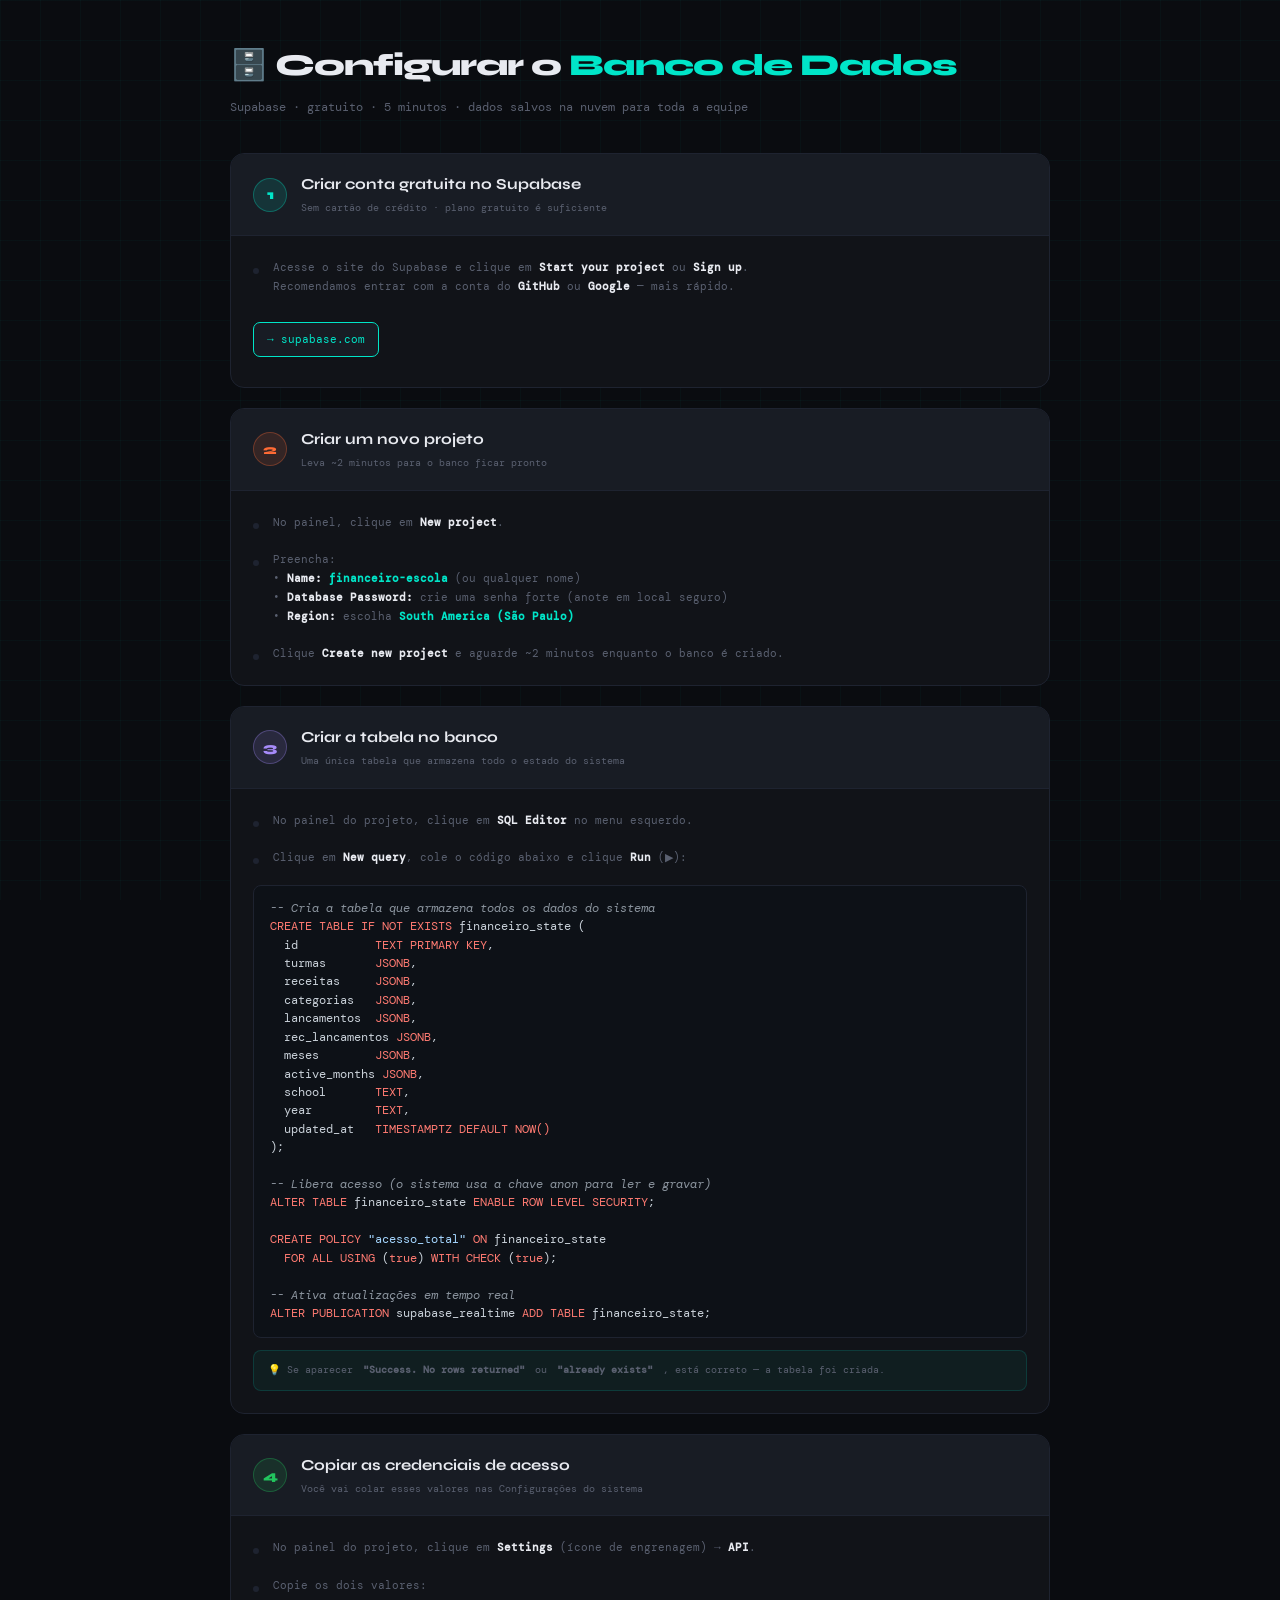
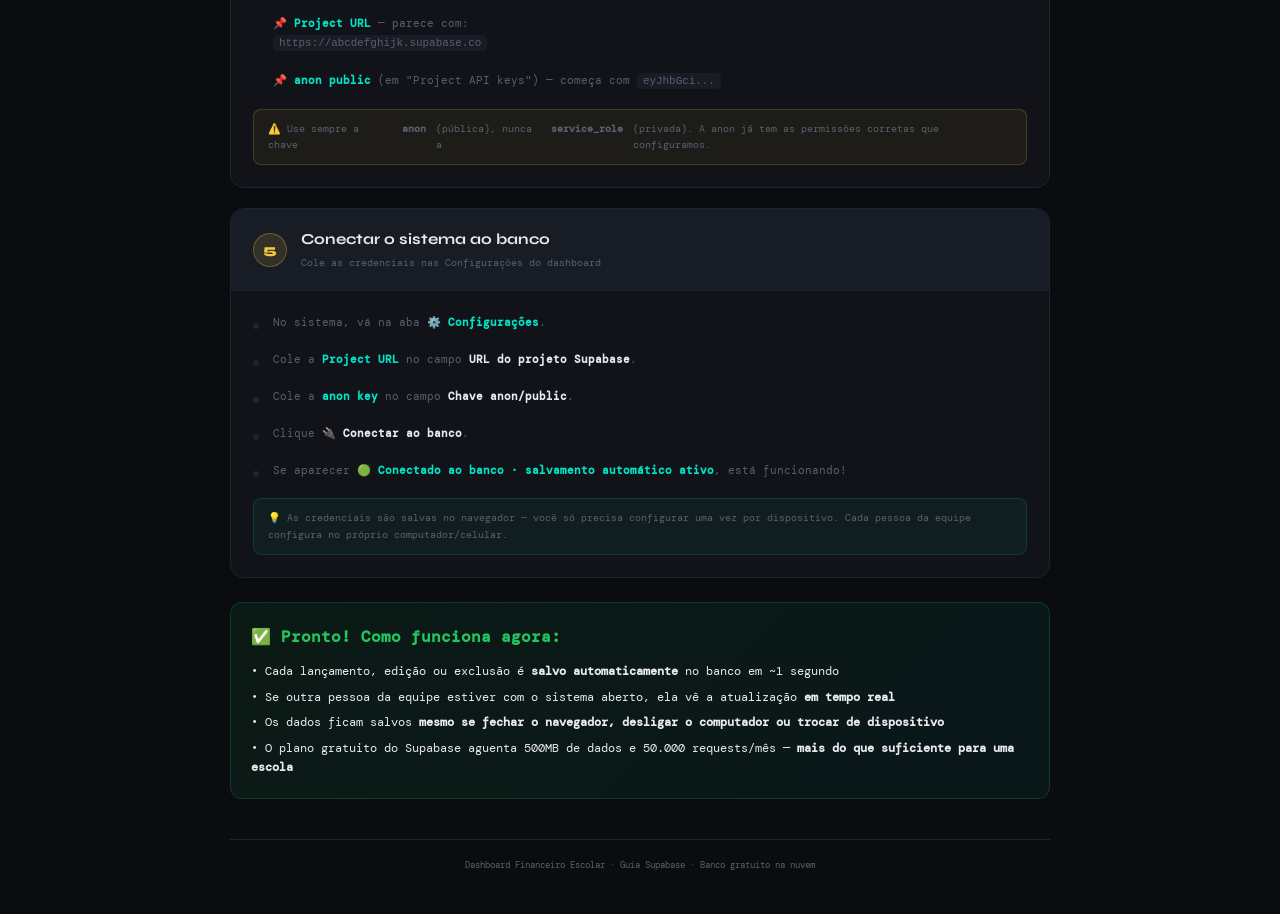
<file: COMO-CONFIGURAR-BANCO.html>
<!DOCTYPE html>
<html lang="pt-BR">
<head>
<meta charset="UTF-8"><meta name="viewport" content="width=device-width, initial-scale=1.0">
<title>Configurar Banco de Dados — Guia Passo a Passo</title>
<link href="https://fonts.googleapis.com/css2?family=Syne:wght@400;600;700;800&family=DM+Mono:wght@300;400;500&display=swap" rel="stylesheet">
<style>
:root{--bg:#0a0c10;--surface:#111318;--surface2:#181c24;--border:#1e2330;--accent:#00e5c8;--accent2:#ff6b35;--accent3:#a78bfa;--gold:#f5c842;--text:#e8eaf0;--muted:#5a6070;--green:#22c55e;--red:#ff4560;}
*{margin:0;padding:0;box-sizing:border-box;}
body{background:var(--bg);color:var(--text);font-family:'Syne',sans-serif;padding:40px 20px;line-height:1.7;}
body::before{content:'';position:fixed;inset:0;background-image:linear-gradient(rgba(0,229,200,0.03) 1px,transparent 1px),linear-gradient(90deg,rgba(0,229,200,0.03) 1px,transparent 1px);background-size:40px 40px;pointer-events:none;}
.wrap{position:relative;z-index:1;max-width:820px;margin:0 auto;}
h1{font-size:1.9rem;font-weight:800;letter-spacing:-0.03em;margin-bottom:6px;}
h1 span{color:var(--accent);}
.sub{font-family:'DM Mono',monospace;font-size:0.72rem;color:var(--muted);margin-bottom:36px;}
.card{background:var(--surface);border:1px solid var(--border);border-radius:14px;margin-bottom:20px;overflow:hidden;}
.card-head{display:flex;align-items:center;gap:14px;padding:18px 22px;background:var(--surface2);border-bottom:1px solid var(--border);}
.num{width:34px;height:34px;border-radius:50%;display:flex;align-items:center;justify-content:center;font-weight:800;font-size:0.85rem;flex-shrink:0;}
.n1{background:rgba(0,229,200,0.12);color:var(--accent);border:1px solid rgba(0,229,200,0.3);}
.n2{background:rgba(255,107,53,0.12);color:var(--accent2);border:1px solid rgba(255,107,53,0.3);}
.n3{background:rgba(167,139,250,0.12);color:var(--accent3);border:1px solid rgba(167,139,250,0.3);}
.n4{background:rgba(34,197,94,0.12);color:var(--green);border:1px solid rgba(34,197,94,0.3);}
.n5{background:rgba(245,200,66,0.12);color:var(--gold);border:1px solid rgba(245,200,66,0.3);}
.card-title{font-size:0.95rem;font-weight:700;}
.card-sub{font-family:'DM Mono',monospace;font-size:0.62rem;color:var(--muted);margin-top:2px;}
.card-body{padding:22px;}
.step{display:flex;gap:14px;margin-bottom:18px;}
.step:last-child{margin-bottom:0;}
.dot{width:6px;height:6px;border-radius:50%;background:var(--border);flex-shrink:0;margin-top:10px;}
.s{font-family:'DM Mono',monospace;font-size:0.7rem;color:var(--muted);line-height:1.7;}
.s strong{color:var(--text);}
.s .hl{color:var(--accent);font-weight:600;}
.s .hl2{color:var(--accent2);}
.s .hl3{color:var(--accent3);}
.link{display:inline-flex;align-items:center;gap:6px;background:var(--surface2);border:1px solid var(--accent);border-radius:7px;padding:7px 13px;margin:8px 0;font-family:'DM Mono',monospace;font-size:0.7rem;color:var(--accent);text-decoration:none;}
.link:hover{background:rgba(0,229,200,0.08);}
.code{background:#0d1117;border:1px solid var(--border);border-radius:8px;padding:14px 16px;font-family:'DM Mono',monospace;font-size:0.72rem;color:#c9d1d9;margin:12px 0;overflow-x:auto;white-space:pre;line-height:1.6;}
.code .kw{color:#ff7b72;}
.code .str{color:#a5d6ff;}
.code .cm{color:#8b949e;font-style:italic;}
.tip{display:flex;gap:10px;background:rgba(0,229,200,0.05);border:1px solid rgba(0,229,200,0.15);border-radius:8px;padding:11px 14px;margin-top:12px;font-family:'DM Mono',monospace;font-size:0.64rem;color:var(--muted);line-height:1.6;}
.warn{display:flex;gap:10px;background:rgba(245,200,66,0.05);border:1px solid rgba(245,200,66,0.2);border-radius:8px;padding:11px 14px;margin-top:12px;font-family:'DM Mono',monospace;font-size:0.64rem;color:var(--muted);line-height:1.6;}
.done{background:linear-gradient(135deg,rgba(34,197,94,0.08),rgba(0,229,200,0.05));border:1px solid rgba(34,197,94,0.2);border-radius:12px;padding:20px;margin-top:24px;font-family:'DM Mono',monospace;font-size:0.72rem;line-height:1.7;}
footer{text-align:center;font-family:'DM Mono',monospace;font-size:0.58rem;color:var(--muted);margin-top:40px;padding-top:18px;border-top:1px solid var(--border);}
</style>
</head>
<body>
<div class="wrap">
<h1>🗄️ Configurar o <span>Banco de Dados</span></h1>
<p class="sub">Supabase · gratuito · 5 minutos · dados salvos na nuvem para toda a equipe</p>

<!-- PASSO 1 -->
<div class="card">
  <div class="card-head"><div class="num n1">1</div><div><div class="card-title">Criar conta gratuita no Supabase</div><div class="card-sub">Sem cartão de crédito · plano gratuito é suficiente</div></div></div>
  <div class="card-body">
    <div class="step"><div class="dot"></div><div class="s">Acesse o site do Supabase e clique em <strong>Start your project</strong> ou <strong>Sign up</strong>.<br>Recomendamos entrar com a conta do <strong>GitHub</strong> ou <strong>Google</strong> — mais rápido.</div></div>
    <a class="link" href="https://supabase.com" target="_blank">→ supabase.com</a>
  </div>
</div>

<!-- PASSO 2 -->
<div class="card">
  <div class="card-head"><div class="num n2">2</div><div><div class="card-title">Criar um novo projeto</div><div class="card-sub">Leva ~2 minutos para o banco ficar pronto</div></div></div>
  <div class="card-body">
    <div class="step"><div class="dot"></div><div class="s">No painel, clique em <strong>New project</strong>.</div></div>
    <div class="step"><div class="dot"></div><div class="s">Preencha:<br>• <strong>Name:</strong> <span class="hl">financeiro-escola</span> (ou qualquer nome)<br>• <strong>Database Password:</strong> crie uma senha forte (anote em local seguro)<br>• <strong>Region:</strong> escolha <span class="hl">South America (São Paulo)</span></div></div>
    <div class="step"><div class="dot"></div><div class="s">Clique <strong>Create new project</strong> e aguarde ~2 minutos enquanto o banco é criado.</div></div>
  </div>
</div>

<!-- PASSO 3 -->
<div class="card">
  <div class="card-head"><div class="num n3">3</div><div><div class="card-title">Criar a tabela no banco</div><div class="card-sub">Uma única tabela que armazena todo o estado do sistema</div></div></div>
  <div class="card-body">
    <div class="step"><div class="dot"></div><div class="s">No painel do projeto, clique em <strong>SQL Editor</strong> no menu esquerdo.</div></div>
    <div class="step"><div class="dot"></div><div class="s">Clique em <strong>New query</strong>, cole o código abaixo e clique <strong>Run</strong> (▶):</div></div>
    <div class="code"><span class="cm">-- Cria a tabela que armazena todos os dados do sistema</span>
<span class="kw">CREATE TABLE IF NOT EXISTS</span> financeiro_state (
  id           <span class="kw">TEXT PRIMARY KEY</span>,
  turmas       <span class="kw">JSONB</span>,
  receitas     <span class="kw">JSONB</span>,
  categorias   <span class="kw">JSONB</span>,
  lancamentos  <span class="kw">JSONB</span>,
  rec_lancamentos <span class="kw">JSONB</span>,
  meses        <span class="kw">JSONB</span>,
  active_months <span class="kw">JSONB</span>,
  school       <span class="kw">TEXT</span>,
  year         <span class="kw">TEXT</span>,
  updated_at   <span class="kw">TIMESTAMPTZ DEFAULT NOW()</span>
);

<span class="cm">-- Libera acesso (o sistema usa a chave anon para ler e gravar)</span>
<span class="kw">ALTER TABLE</span> financeiro_state <span class="kw">ENABLE ROW LEVEL SECURITY</span>;

<span class="kw">CREATE POLICY</span> <span class="str">"acesso_total"</span> <span class="kw">ON</span> financeiro_state
  <span class="kw">FOR ALL USING</span> (<span class="kw">true</span>) <span class="kw">WITH CHECK</span> (<span class="kw">true</span>);

<span class="cm">-- Ativa atualizações em tempo real</span>
<span class="kw">ALTER PUBLICATION</span> supabase_realtime <span class="kw">ADD TABLE</span> financeiro_state;</div>
    <div class="tip">💡 Se aparecer <strong>"Success. No rows returned"</strong> ou <strong>"already exists"</strong>, está correto — a tabela foi criada.</div>
  </div>
</div>

<!-- PASSO 4 -->
<div class="card">
  <div class="card-head"><div class="num n4">4</div><div><div class="card-title">Copiar as credenciais de acesso</div><div class="card-sub">Você vai colar esses valores nas Configurações do sistema</div></div></div>
  <div class="card-body">
    <div class="step"><div class="dot"></div><div class="s">No painel do projeto, clique em <strong>Settings</strong> (ícone de engrenagem) → <strong>API</strong>.</div></div>
    <div class="step"><div class="dot"></div><div class="s">Copie os dois valores:<br><br>
      📌 <span class="hl">Project URL</span> — parece com:<br>
      <code style="background:var(--surface2);padding:2px 6px;border-radius:4px;font-size:0.68rem;">https://abcdefghijk.supabase.co</code><br><br>
      📌 <span class="hl">anon public</span> (em "Project API keys") — começa com <code style="background:var(--surface2);padding:2px 6px;border-radius:4px;font-size:0.68rem;">eyJhbGci...</code>
    </div></div>
    <div class="warn">⚠️ Use sempre a chave <strong>anon</strong> (pública), nunca a <strong>service_role</strong> (privada). A anon já tem as permissões corretas que configuramos.</div>
  </div>
</div>

<!-- PASSO 5 -->
<div class="card">
  <div class="card-head"><div class="num n5">5</div><div><div class="card-title">Conectar o sistema ao banco</div><div class="card-sub">Cole as credenciais nas Configurações do dashboard</div></div></div>
  <div class="card-body">
    <div class="step"><div class="dot"></div><div class="s">No sistema, vá na aba <span class="hl">⚙️ Configurações</span>.</div></div>
    <div class="step"><div class="dot"></div><div class="s">Cole a <span class="hl">Project URL</span> no campo <strong>URL do projeto Supabase</strong>.</div></div>
    <div class="step"><div class="dot"></div><div class="s">Cole a <span class="hl">anon key</span> no campo <strong>Chave anon/public</strong>.</div></div>
    <div class="step"><div class="dot"></div><div class="s">Clique <strong>🔌 Conectar ao banco</strong>.</div></div>
    <div class="step"><div class="dot"></div><div class="s">Se aparecer <span class="hl">🟢 Conectado ao banco · salvamento automático ativo</span>, está funcionando!</div></div>
    <div class="tip">💡 As credenciais são salvas no navegador — você só precisa configurar uma vez por dispositivo. Cada pessoa da equipe configura no próprio computador/celular.</div>
  </div>
</div>

<!-- RESULTADO -->
<div class="done">
  <div style="font-size:1rem;font-weight:800;color:var(--green);margin-bottom:12px;">✅ Pronto! Como funciona agora:</div>
  <div style="color:var(--text);margin-bottom:6px;">• Cada lançamento, edição ou exclusão é <strong>salvo automaticamente</strong> no banco em ~1 segundo</div>
  <div style="color:var(--text);margin-bottom:6px;">• Se outra pessoa da equipe estiver com o sistema aberto, ela vê a atualização <strong>em tempo real</strong></div>
  <div style="color:var(--text);margin-bottom:6px;">• Os dados ficam salvos <strong>mesmo se fechar o navegador, desligar o computador ou trocar de dispositivo</strong></div>
  <div style="color:var(--text);">• O plano gratuito do Supabase aguenta 500MB de dados e 50.000 requests/mês — <strong>mais do que suficiente para uma escola</strong></div>
</div>

<footer>Dashboard Financeiro Escolar · Guia Supabase · Banco gratuito na nuvem</footer>
</div>
</body>
</html>
</file>
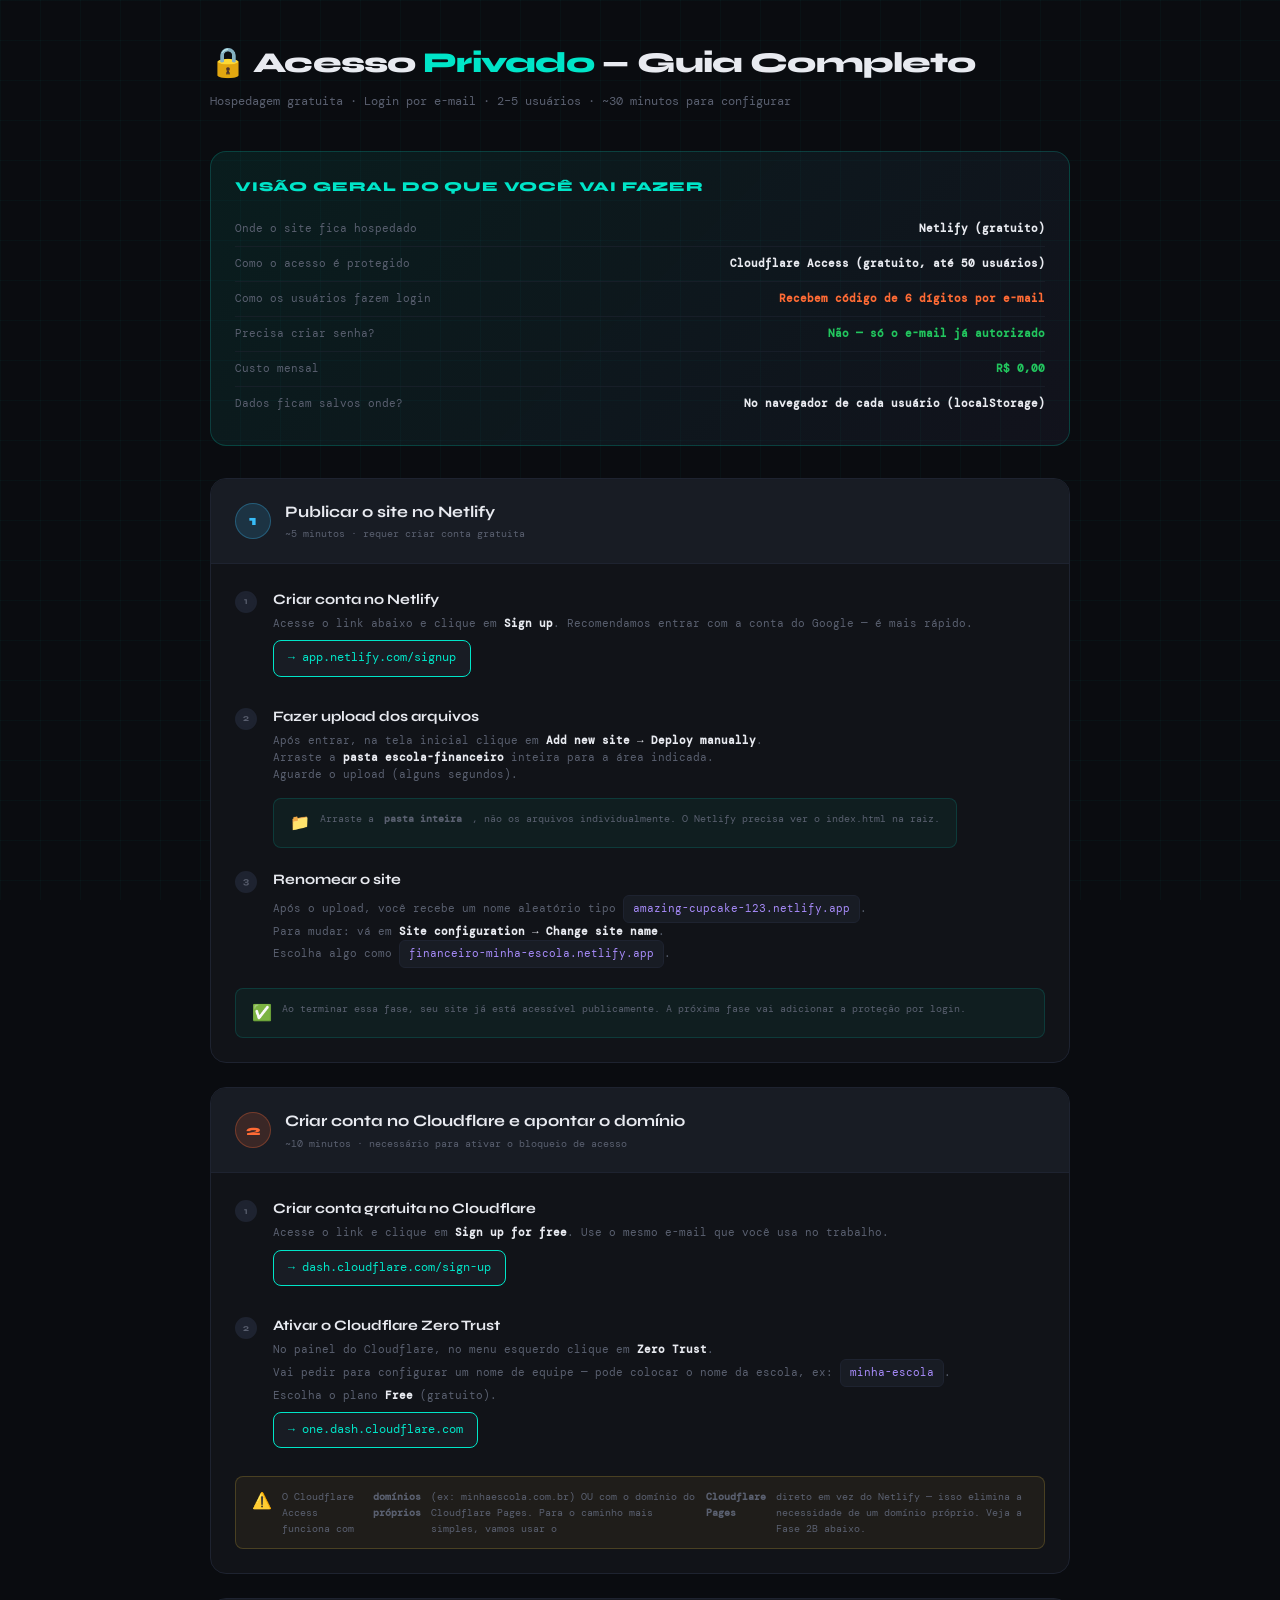
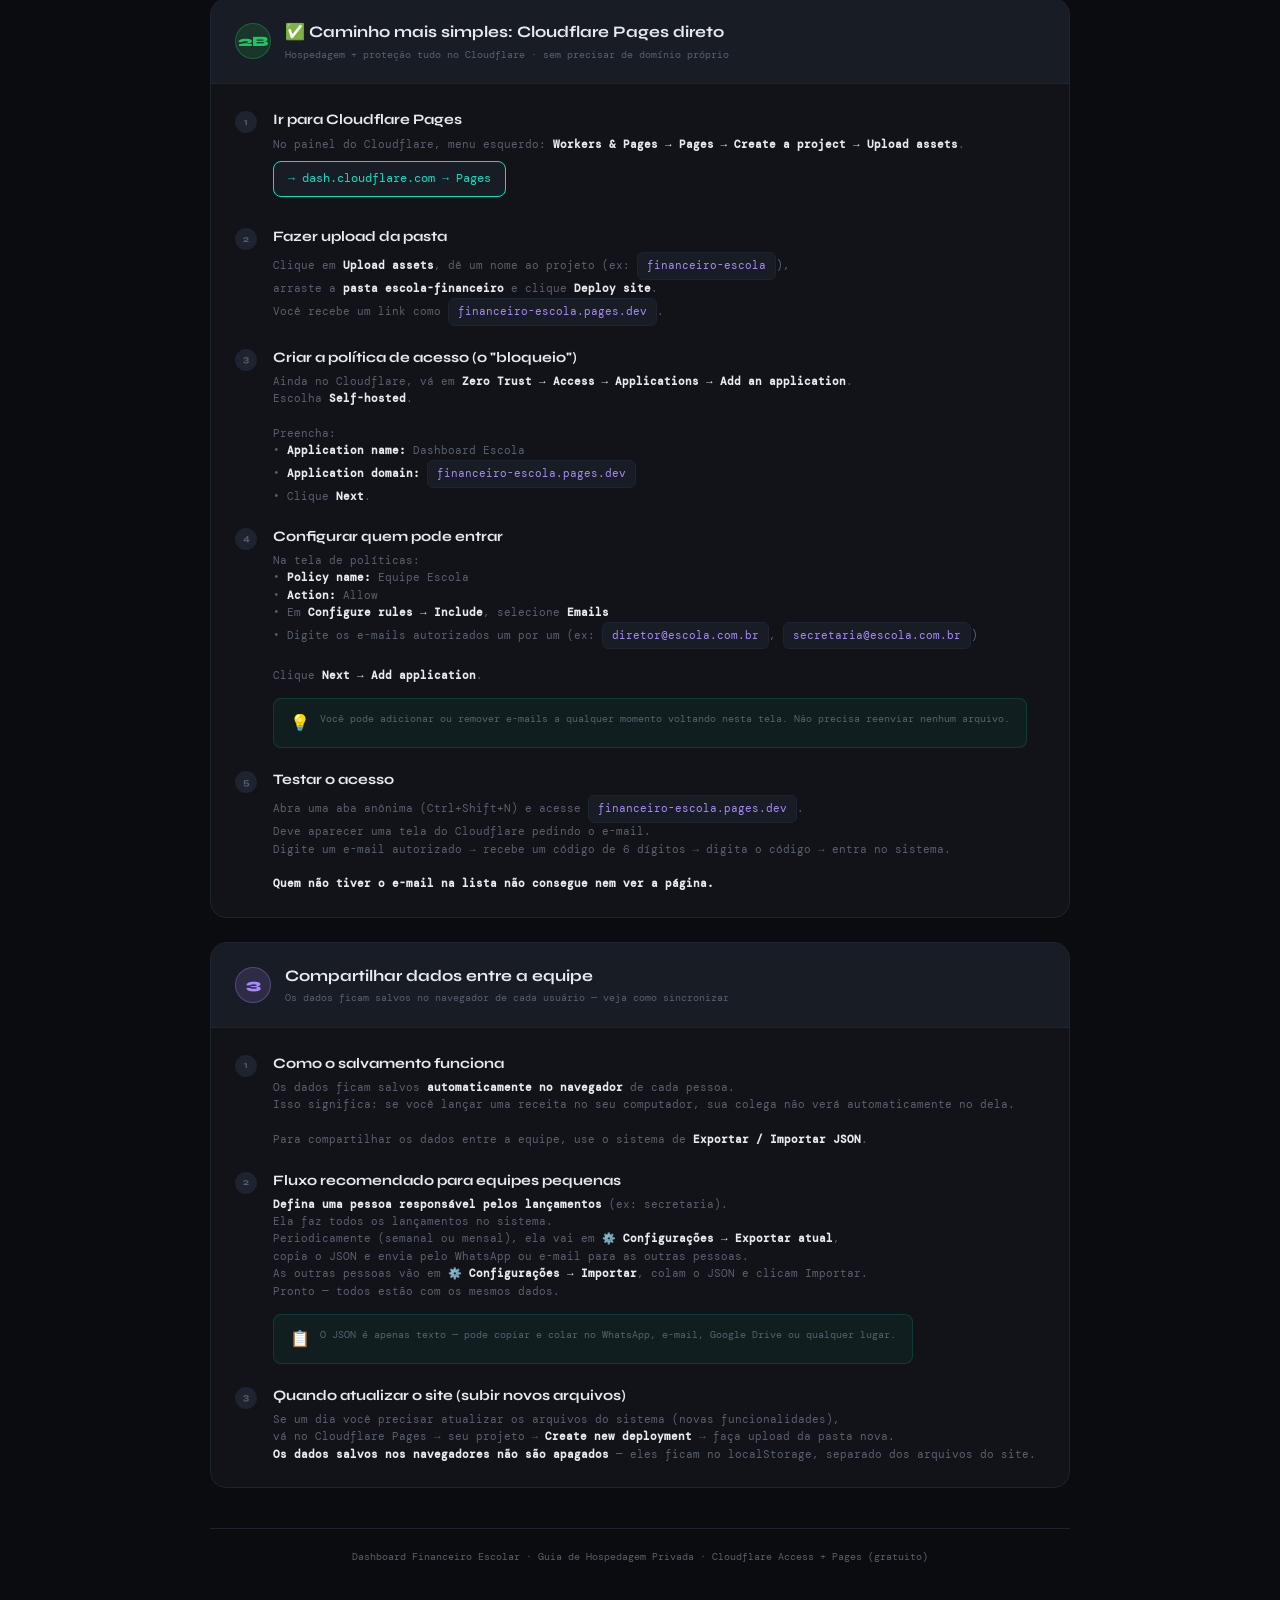
<file: COMO-HOSPEDAR.html>
<!DOCTYPE html>
<html lang="pt-BR">
<head>
<meta charset="UTF-8">
<meta name="viewport" content="width=device-width, initial-scale=1.0">
<title>Como Hospedar com Acesso Privado — Guia Passo a Passo</title>
<link href="https://fonts.googleapis.com/css2?family=Syne:wght@400;600;700;800&family=DM+Mono:wght@300;400;500&display=swap" rel="stylesheet">
<style>
:root{--bg:#0a0c10;--surface:#111318;--surface2:#181c24;--border:#1e2330;--accent:#00e5c8;--accent2:#ff6b35;--accent3:#a78bfa;--gold:#f5c842;--text:#e8eaf0;--muted:#5a6070;--green:#22c55e;}
*{margin:0;padding:0;box-sizing:border-box;}
body{background:var(--bg);color:var(--text);font-family:'Syne',sans-serif;padding:40px 20px;line-height:1.6;}
body::before{content:'';position:fixed;inset:0;background-image:linear-gradient(rgba(0,229,200,0.03) 1px,transparent 1px),linear-gradient(90deg,rgba(0,229,200,0.03) 1px,transparent 1px);background-size:40px 40px;pointer-events:none;z-index:0;}
.wrap{position:relative;z-index:1;max-width:860px;margin:0 auto;}
h1{font-size:1.8rem;font-weight:800;letter-spacing:-0.03em;margin-bottom:6px;}
h1 span{color:var(--accent);}
.subtitle{font-family:'DM Mono',monospace;font-size:0.75rem;color:var(--muted);margin-bottom:40px;}

.phase{background:var(--surface);border:1px solid var(--border);border-radius:16px;margin-bottom:24px;overflow:hidden;}
.phase-header{display:flex;align-items:center;gap:14px;padding:20px 24px;background:var(--surface2);border-bottom:1px solid var(--border);}
.phase-num{width:36px;height:36px;border-radius:50%;display:flex;align-items:center;justify-content:center;font-weight:800;font-size:0.9rem;flex-shrink:0;}
.phase-num.blue{background:rgba(56,189,248,0.15);color:#38bdf8;border:1px solid rgba(56,189,248,0.3);}
.phase-num.orange{background:rgba(255,107,53,0.15);color:var(--accent2);border:1px solid rgba(255,107,53,0.3);}
.phase-num.green{background:rgba(34,197,94,0.15);color:var(--green);border:1px solid rgba(34,197,94,0.3);}
.phase-num.purple{background:rgba(167,139,250,0.15);color:var(--accent3);border:1px solid rgba(167,139,250,0.3);}
.phase-title{font-size:1rem;font-weight:700;}
.phase-sub{font-family:'DM Mono',monospace;font-size:0.65rem;color:var(--muted);margin-top:2px;}
.phase-body{padding:24px;}

.step{display:flex;gap:16px;margin-bottom:20px;}
.step:last-child{margin-bottom:0;}
.step-dot{width:22px;height:22px;border-radius:50%;background:var(--border);border:2px solid var(--border);flex-shrink:0;margin-top:3px;display:flex;align-items:center;justify-content:center;font-size:0.6rem;font-weight:700;color:var(--muted);}
.step-content{}
.step-title{font-weight:700;font-size:0.9rem;margin-bottom:4px;}
.step-desc{font-family:'DM Mono',monospace;font-size:0.68rem;color:var(--muted);line-height:1.6;}
.step-desc strong{color:var(--text);}

.link-box{display:inline-flex;align-items:center;gap:8px;background:var(--surface2);border:1px solid var(--accent);border-radius:8px;padding:8px 14px;margin:8px 0;font-family:'DM Mono',monospace;font-size:0.72rem;color:var(--accent);text-decoration:none;transition:all 0.15s;}
.link-box:hover{background:rgba(0,229,200,0.08);}

.code{background:var(--surface2);border:1px solid var(--border);border-radius:6px;padding:4px 9px;font-family:'DM Mono',monospace;font-size:0.7rem;color:var(--accent3);display:inline-block;}

.tip{display:flex;gap:10px;background:rgba(0,229,200,0.05);border:1px solid rgba(0,229,200,0.15);border-radius:8px;padding:12px 16px;margin-top:14px;font-family:'DM Mono',monospace;font-size:0.65rem;color:var(--muted);line-height:1.5;}
.tip-icon{color:var(--accent);font-size:1rem;flex-shrink:0;}

.warn{display:flex;gap:10px;background:rgba(245,200,66,0.06);border:1px solid rgba(245,200,66,0.2);border-radius:8px;padding:12px 16px;margin-top:14px;font-family:'DM Mono',monospace;font-size:0.65rem;color:var(--muted);line-height:1.5;}
.warn-icon{color:var(--gold);font-size:1rem;flex-shrink:0;}

.summary{background:linear-gradient(135deg,rgba(0,229,200,0.08),rgba(167,139,250,0.05));border:1px solid rgba(0,229,200,0.2);border-radius:16px;padding:24px;margin-bottom:32px;}
.summary h2{font-size:0.85rem;font-weight:800;text-transform:uppercase;letter-spacing:0.06em;color:var(--accent);margin-bottom:14px;}
.summary-row{display:flex;justify-content:space-between;align-items:center;padding:8px 0;border-bottom:1px solid rgba(30,35,48,0.6);font-family:'DM Mono',monospace;font-size:0.7rem;}
.summary-row:last-child{border-bottom:none;}
.summary-row .label{color:var(--muted);}
.summary-row .val{color:var(--text);font-weight:600;}
.summary-row .val.green{color:var(--green);}
.summary-row .val.orange{color:var(--accent2);}

.img-placeholder{background:var(--surface2);border:1px dashed var(--border);border-radius:8px;padding:16px;margin:12px 0;font-family:'DM Mono',monospace;font-size:0.65rem;color:var(--muted);text-align:center;}

footer{text-align:center;font-family:'DM Mono',monospace;font-size:0.6rem;color:var(--muted);margin-top:40px;padding-top:20px;border-top:1px solid var(--border);}
</style>
</head>
<body>
<div class="wrap">

<h1>🔒 Acesso <span>Privado</span> — Guia Completo</h1>
<p class="subtitle">Hospedagem gratuita · Login por e-mail · 2–5 usuários · ~30 minutos para configurar</p>

<!-- RESUMO -->
<div class="summary">
  <h2>Visão geral do que você vai fazer</h2>
  <div class="summary-row"><span class="label">Onde o site fica hospedado</span><span class="val">Netlify (gratuito)</span></div>
  <div class="summary-row"><span class="label">Como o acesso é protegido</span><span class="val">Cloudflare Access (gratuito, até 50 usuários)</span></div>
  <div class="summary-row"><span class="label">Como os usuários fazem login</span><span class="val orange">Recebem código de 6 dígitos por e-mail</span></div>
  <div class="summary-row"><span class="label">Precisa criar senha?</span><span class="val green">Não — só o e-mail já autorizado</span></div>
  <div class="summary-row"><span class="label">Custo mensal</span><span class="val green">R$ 0,00</span></div>
  <div class="summary-row"><span class="label">Dados ficam salvos onde?</span><span class="val">No navegador de cada usuário (localStorage)</span></div>
</div>

<!-- FASE 1 -->
<div class="phase">
  <div class="phase-header">
    <div class="phase-num blue">1</div>
    <div>
      <div class="phase-title">Publicar o site no Netlify</div>
      <div class="phase-sub">~5 minutos · requer criar conta gratuita</div>
    </div>
  </div>
  <div class="phase-body">

    <div class="step">
      <div class="step-dot">1</div>
      <div class="step-content">
        <div class="step-title">Criar conta no Netlify</div>
        <div class="step-desc">
          Acesse o link abaixo e clique em <strong>Sign up</strong>. Recomendamos entrar com a conta do Google — é mais rápido.
        </div>
        <a class="link-box" href="https://app.netlify.com/signup" target="_blank">→ app.netlify.com/signup</a>
      </div>
    </div>

    <div class="step">
      <div class="step-dot">2</div>
      <div class="step-content">
        <div class="step-title">Fazer upload dos arquivos</div>
        <div class="step-desc">
          Após entrar, na tela inicial clique em <strong>Add new site → Deploy manually</strong>.<br>
          Arraste a <strong>pasta escola-financeiro</strong> inteira para a área indicada.<br>
          Aguarde o upload (alguns segundos).
        </div>
        <div class="tip"><span class="tip-icon">📁</span>Arraste a <strong>pasta inteira</strong>, não os arquivos individualmente. O Netlify precisa ver o index.html na raiz.</div>
      </div>
    </div>

    <div class="step">
      <div class="step-dot">3</div>
      <div class="step-content">
        <div class="step-title">Renomear o site</div>
        <div class="step-desc">
          Após o upload, você recebe um nome aleatório tipo <code class="code">amazing-cupcake-123.netlify.app</code>.<br>
          Para mudar: vá em <strong>Site configuration → Change site name</strong>.<br>
          Escolha algo como <code class="code">financeiro-minha-escola.netlify.app</code>.
        </div>
      </div>
    </div>

    <div class="tip"><span class="tip-icon">✅</span>Ao terminar essa fase, seu site já está acessível publicamente. A próxima fase vai adicionar a proteção por login.</div>
  </div>
</div>

<!-- FASE 2 -->
<div class="phase">
  <div class="phase-header">
    <div class="phase-num orange">2</div>
    <div>
      <div class="phase-title">Criar conta no Cloudflare e apontar o domínio</div>
      <div class="phase-sub">~10 minutos · necessário para ativar o bloqueio de acesso</div>
    </div>
  </div>
  <div class="phase-body">

    <div class="step">
      <div class="step-dot">1</div>
      <div class="step-content">
        <div class="step-title">Criar conta gratuita no Cloudflare</div>
        <div class="step-desc">Acesse o link e clique em <strong>Sign up for free</strong>. Use o mesmo e-mail que você usa no trabalho.</div>
        <a class="link-box" href="https://dash.cloudflare.com/sign-up" target="_blank">→ dash.cloudflare.com/sign-up</a>
      </div>
    </div>

    <div class="step">
      <div class="step-dot">2</div>
      <div class="step-content">
        <div class="step-title">Ativar o Cloudflare Zero Trust</div>
        <div class="step-desc">
          No painel do Cloudflare, no menu esquerdo clique em <strong>Zero Trust</strong>.<br>
          Vai pedir para configurar um nome de equipe — pode colocar o nome da escola, ex: <code class="code">minha-escola</code>.<br>
          Escolha o plano <strong>Free</strong> (gratuito).
        </div>
        <a class="link-box" href="https://one.dash.cloudflare.com/" target="_blank">→ one.dash.cloudflare.com</a>
      </div>
    </div>

    <div class="warn"><span class="warn-icon">⚠️</span>O Cloudflare Access funciona com <strong>domínios próprios</strong> (ex: minhaescola.com.br) OU com o domínio do Cloudflare Pages. Para o caminho mais simples, vamos usar o <strong>Cloudflare Pages</strong> direto em vez do Netlify — isso elimina a necessidade de um domínio próprio. Veja a Fase 2B abaixo.</div>
  </div>
</div>

<!-- FASE 2B — CAMINHO SIMPLIFICADO -->
<div class="phase">
  <div class="phase-header">
    <div class="phase-num green">2B</div>
    <div>
      <div class="phase-title">✅ Caminho mais simples: Cloudflare Pages direto</div>
      <div class="phase-sub">Hospedagem + proteção tudo no Cloudflare · sem precisar de domínio próprio</div>
    </div>
  </div>
  <div class="phase-body">

    <div class="step">
      <div class="step-dot">1</div>
      <div class="step-content">
        <div class="step-title">Ir para Cloudflare Pages</div>
        <div class="step-desc">
          No painel do Cloudflare, menu esquerdo: <strong>Workers &amp; Pages → Pages → Create a project → Upload assets</strong>.
        </div>
        <a class="link-box" href="https://dash.cloudflare.com/?to=/:account/pages" target="_blank">→ dash.cloudflare.com → Pages</a>
      </div>
    </div>

    <div class="step">
      <div class="step-dot">2</div>
      <div class="step-content">
        <div class="step-title">Fazer upload da pasta</div>
        <div class="step-desc">
          Clique em <strong>Upload assets</strong>, dê um nome ao projeto (ex: <code class="code">financeiro-escola</code>),<br>
          arraste a <strong>pasta escola-financeiro</strong> e clique <strong>Deploy site</strong>.<br>
          Você recebe um link como <code class="code">financeiro-escola.pages.dev</code>.
        </div>
      </div>
    </div>

    <div class="step">
      <div class="step-dot">3</div>
      <div class="step-content">
        <div class="step-title">Criar a política de acesso (o "bloqueio")</div>
        <div class="step-desc">
          Ainda no Cloudflare, vá em <strong>Zero Trust → Access → Applications → Add an application</strong>.<br>
          Escolha <strong>Self-hosted</strong>.<br><br>
          Preencha:<br>
          • <strong>Application name:</strong> Dashboard Escola<br>
          • <strong>Application domain:</strong> <code class="code">financeiro-escola.pages.dev</code><br>
          • Clique <strong>Next</strong>.
        </div>
      </div>
    </div>

    <div class="step">
      <div class="step-dot">4</div>
      <div class="step-content">
        <div class="step-title">Configurar quem pode entrar</div>
        <div class="step-desc">
          Na tela de políticas:<br>
          • <strong>Policy name:</strong> Equipe Escola<br>
          • <strong>Action:</strong> Allow<br>
          • Em <strong>Configure rules → Include</strong>, selecione <strong>Emails</strong><br>
          • Digite os e-mails autorizados um por um (ex: <code class="code">diretor@escola.com.br</code>, <code class="code">secretaria@escola.com.br</code>)<br><br>
          Clique <strong>Next → Add application</strong>.
        </div>
        <div class="tip"><span class="tip-icon">💡</span>Você pode adicionar ou remover e-mails a qualquer momento voltando nesta tela. Não precisa reenviar nenhum arquivo.</div>
      </div>
    </div>

    <div class="step">
      <div class="step-dot">5</div>
      <div class="step-content">
        <div class="step-title">Testar o acesso</div>
        <div class="step-desc">
          Abra uma aba anônima (Ctrl+Shift+N) e acesse <code class="code">financeiro-escola.pages.dev</code>.<br>
          Deve aparecer uma tela do Cloudflare pedindo o e-mail.<br>
          Digite um e-mail autorizado → recebe um código de 6 dígitos → digita o código → entra no sistema.<br><br>
          <strong>Quem não tiver o e-mail na lista não consegue nem ver a página.</strong>
        </div>
      </div>
    </div>

  </div>
</div>

<!-- FASE 3 — DADOS -->
<div class="phase">
  <div class="phase-header">
    <div class="phase-num purple">3</div>
    <div>
      <div class="phase-title">Compartilhar dados entre a equipe</div>
      <div class="phase-sub">Os dados ficam salvos no navegador de cada usuário — veja como sincronizar</div>
    </div>
  </div>
  <div class="phase-body">

    <div class="step">
      <div class="step-dot">1</div>
      <div class="step-content">
        <div class="step-title">Como o salvamento funciona</div>
        <div class="step-desc">
          Os dados ficam salvos <strong>automaticamente no navegador</strong> de cada pessoa.<br>
          Isso significa: se você lançar uma receita no seu computador, sua colega não verá automaticamente no dela.<br><br>
          Para compartilhar os dados entre a equipe, use o sistema de <strong>Exportar / Importar JSON</strong>.
        </div>
      </div>
    </div>

    <div class="step">
      <div class="step-dot">2</div>
      <div class="step-content">
        <div class="step-title">Fluxo recomendado para equipes pequenas</div>
        <div class="step-desc">
          <strong>Defina uma pessoa responsável pelos lançamentos</strong> (ex: secretaria).<br>
          Ela faz todos os lançamentos no sistema.<br>
          Periodicamente (semanal ou mensal), ela vai em <strong>⚙️ Configurações → Exportar atual</strong>,<br>
          copia o JSON e envia pelo WhatsApp ou e-mail para as outras pessoas.<br>
          As outras pessoas vão em <strong>⚙️ Configurações → Importar</strong>, colam o JSON e clicam Importar.<br>
          Pronto — todos estão com os mesmos dados.
        </div>
        <div class="tip"><span class="tip-icon">📋</span>O JSON é apenas texto — pode copiar e colar no WhatsApp, e-mail, Google Drive ou qualquer lugar.</div>
      </div>
    </div>

    <div class="step">
      <div class="step-dot">3</div>
      <div class="step-content">
        <div class="step-title">Quando atualizar o site (subir novos arquivos)</div>
        <div class="step-desc">
          Se um dia você precisar atualizar os arquivos do sistema (novas funcionalidades),<br>
          vá no Cloudflare Pages → seu projeto → <strong>Create new deployment</strong> → faça upload da pasta nova.<br>
          <strong>Os dados salvos nos navegadores não são apagados</strong> — eles ficam no localStorage, separado dos arquivos do site.
        </div>
      </div>
    </div>

  </div>
</div>

<footer>Dashboard Financeiro Escolar · Guia de Hospedagem Privada · Cloudflare Access + Pages (gratuito)</footer>
</div>
</body>
</html>
</file>
